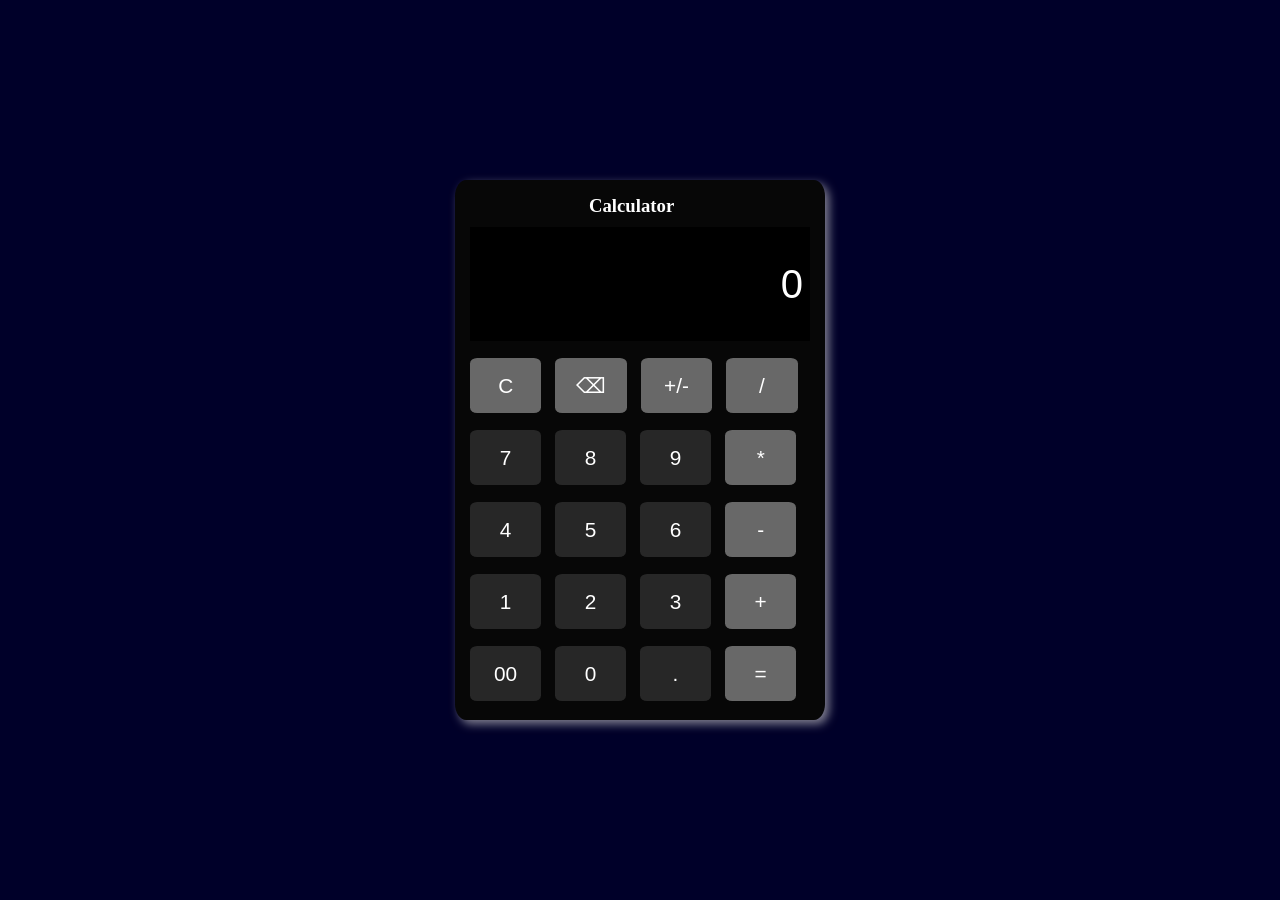
<file: WebDev/Level2/Task1-Calculator/index.html>
<!DOCTYPE html>
<html lang="en">
<head>
    <meta charset="UTF-8">
    <meta name="viewport" content="width=device-width, initial-scale=1.0">
    <link rel="stylesheet" href="https://cdnjs.cloudflare.com/ajax/libs/font-awesome/6.7.2/css/all.min.css" integrity="sha512-Evv84Mr4kqVGRNSgIGL/F/aIDqQb7xQ2vcrdIwxfjThSH8CSR7PBEakCr51Ck+w+/U6swU2Im1vVX0SVk9ABhg==" crossorigin="anonymous" referrerpolicy="no-referrer" />
    <link rel="stylesheet" href="style.css">
    <title>Calculator</title>
</head>
<body>
    <div class="box">
        <div class="head">
            <h3 class="headName">Calculator</h3>
        </div>

        <input id="inputBox" type="text" placeholder="0" readonly>
        
        <div class="btns">
            <button class="btnf">C</button>
            <button class="btnf">⌫</button>
            <button class="btnf">+/-</button>
            <button class="btnf">/</button>
        </div>
        <div class="btns">
            <button class="btn">7</button>
            <button class="btn">8</button>
            <button class="btn">9</button>
            <button class="btnf">*</button>
        </div>
        <div class="btns">
            <button class="btn">4</button>
            <button class="btn">5</button>
            <button class="btn">6</button>
            <button class="btnf">-</button>
        </div>
        <div class="btns">
            <button class="btn">1</button>
            <button class="btn">2</button>
            <button class="btn">3</button>
            <button class="btnf">+</button>
        </div>
        <div class="btns">
            <button class="btn">00</button>
            <button class="btn">0</button>
            <button class="btn">.</button>
            <button class="btnf">=</button>
        </div>    
    </div>
    <script src="script.js"></script>
</body>
</html>
</file>
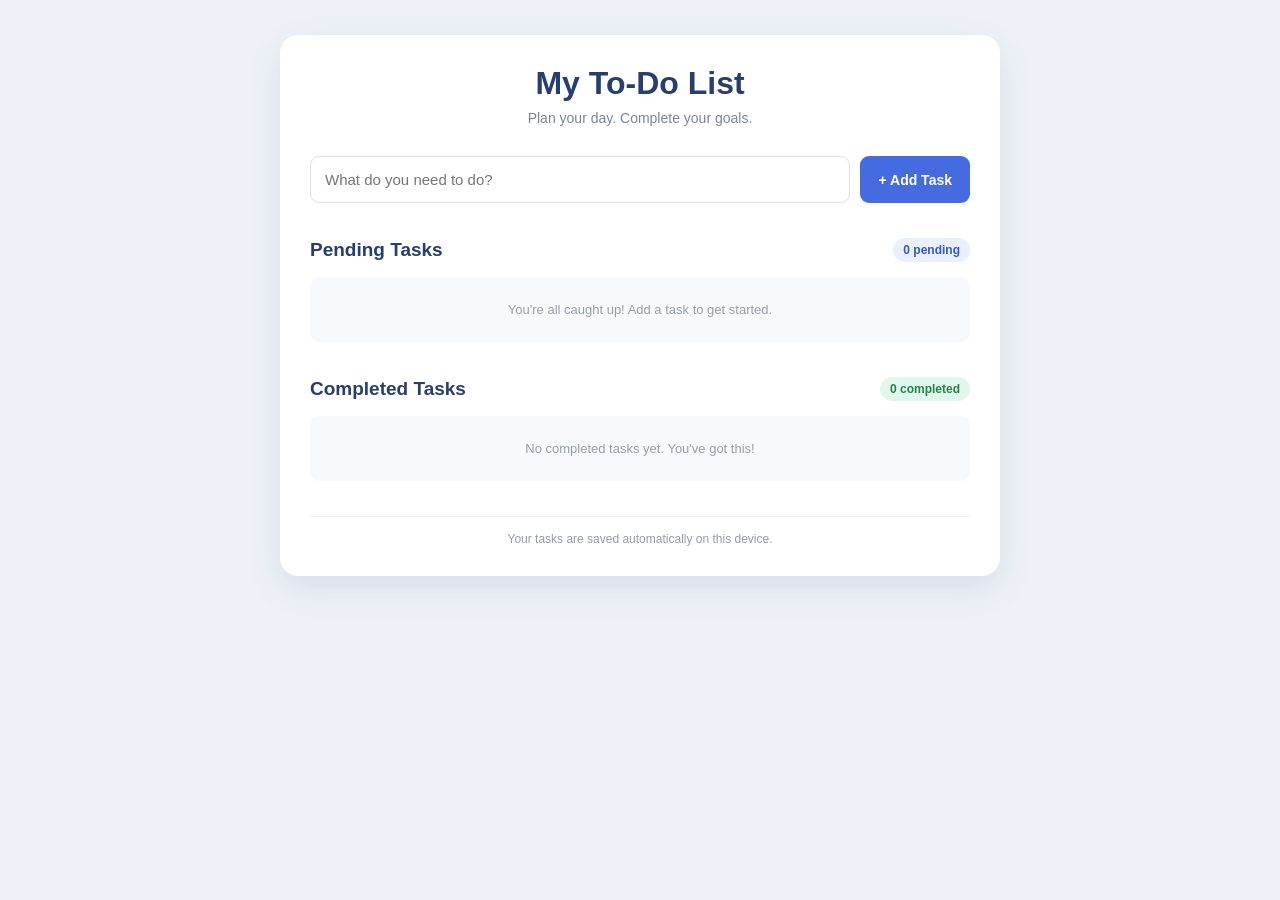
<file: WebDev/Level2/Task3-To-Do Web App/index.html>
<!DOCTYPE html>
<html lang="en">
<head>
    <meta charset="UTF-8">
    <meta name="viewport" content="width=device-width, initial-scale=1.0">
    <title>My To-Do List</title>
    <link rel="stylesheet" href="style.css">
    <script src="script.js" defer></script>
</head>
<body>

    <main class="app">
        <header class="header">
            <h1>My To-Do List</h1>
            <p>Plan your day. Complete your goals.</p>
        </header>

        <form id="taskForm" class="task-form">
            <input type="text" id="taskInput" placeholder="What do you need to do?" maxlength="200" autocomplete="off" aria-label="New task" required>
            <button type="submit" class="add-btn">+ Add Task</button>
        </form>

        <section class="task-section">
            <div class="section-heading">
                <h2>Pending Tasks</h2>
                <span id="pendingCount" class="count">0 pending</span>
            </div>

            <ul id="pendingList" class="task-list"></ul>
            <p id="pendingEmpty" class="empty-state">
                You're all caught up! Add a task to get started.
            </p>
        </section>

        <section class="task-section completed-section">
            <div class="section-heading">
                <h2>Completed Tasks</h2>
                <span id="completedCount" class="count completed-count">
                    0 completed
                </span>
            </div>

            <ul id="completedList" class="task-list"></ul>
            <p id="completedEmpty" class="empty-state">
                No completed tasks yet. You've got this!
            </p>
        </section>

        <footer>
            Your tasks are saved automatically on this device.
        </footer>
    </main>

</body>
</html>
</file>
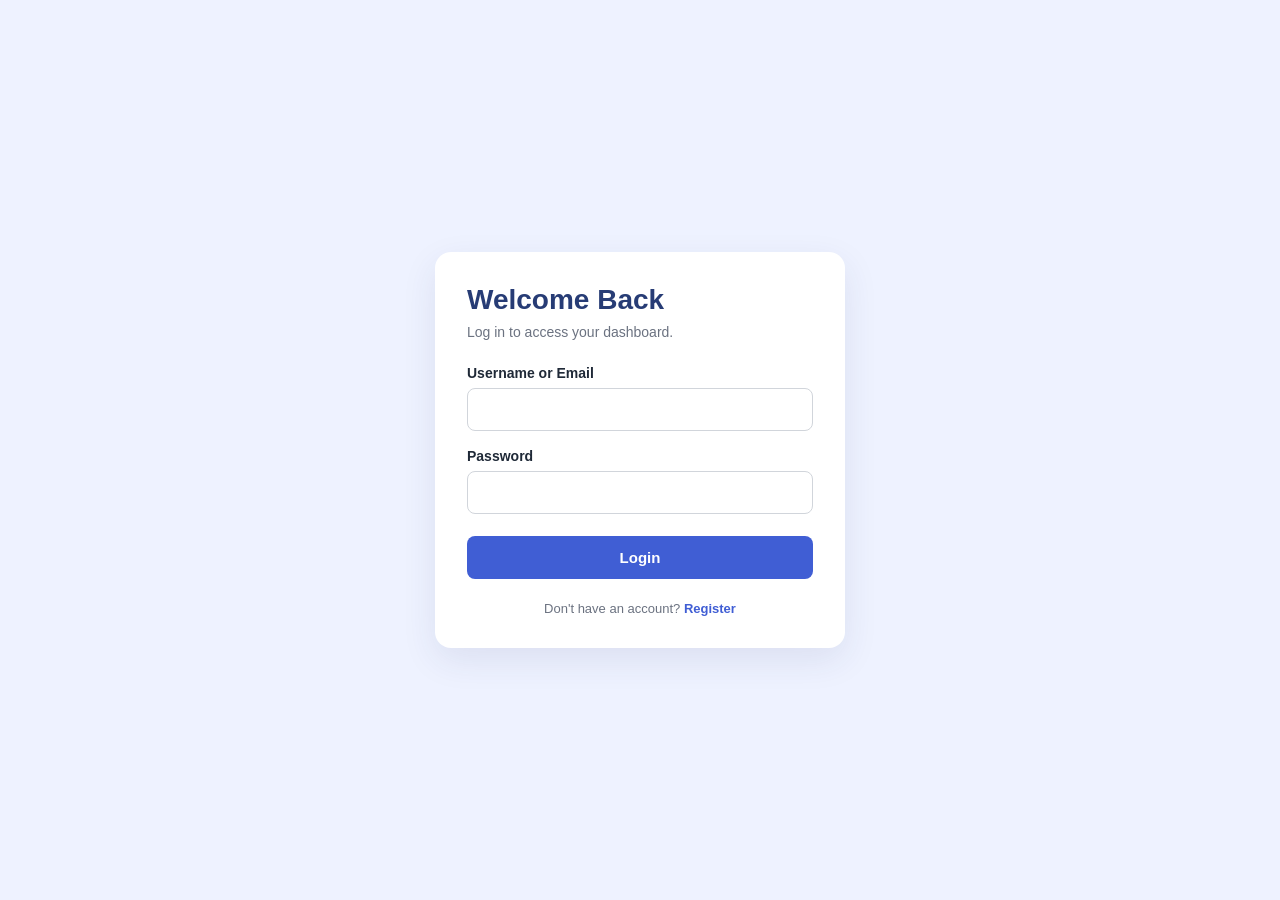
<file: WebDev/Level2/Task4-Login Authentication System/dashboard.html>
<!DOCTYPE html>
<html lang="en">
<head>
    <meta charset="UTF-8">
    <meta name="viewport" content="width=device-width, initial-scale=1.0">
    <title>Dashboard</title>
    <link rel="stylesheet" href="style.css">
    <script src="auth.js" defer></script>
</head>
<body>
    <main class="auth-card dashboard">
        <h1>Dashboard</h1>
        <p class="subtitle">You have successfully logged in.</p>

        <div class="welcome-box">
            <h2 id="welcomeMessage">Welcome!</h2>
            <p>This is your protected dashboard demo.</p>
        </div>

        <button id="logoutButton" type="button">Logout</button>
    </main>
</body>
</html>
</file>
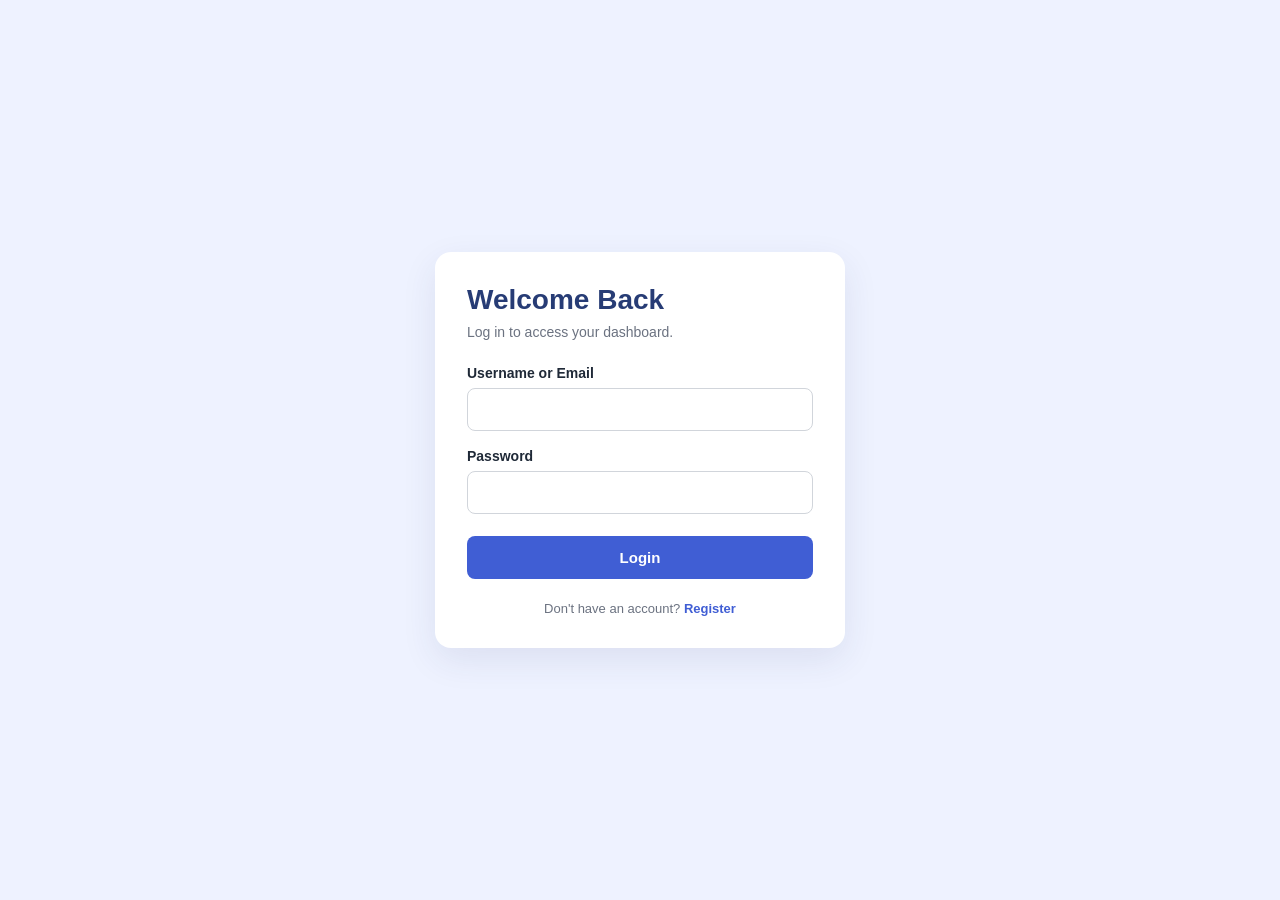
<file: WebDev/Level2/Task4-Login Authentication System/login.html>
<!DOCTYPE html>
<html lang="en">
<head>
    <meta charset="UTF-8">
    <meta name="viewport" content="width=device-width, initial-scale=1.0">
    <title>Login</title>
    <link rel="stylesheet" href="style.css">
    <script src="auth.js" defer></script>
</head>
<body>
    <main class="auth-card">
        <h1>Welcome Back</h1>
        <p class="subtitle">Log in to access your dashboard.</p>

        <form id="loginForm">
            <label for="identity">Username or Email</label>
            <input id="identity" name="identity" required
                   autocomplete="username">

            <label for="password">Password</label>
            <input id="password" name="password" type="password"
                   required autocomplete="current-password">

            <button type="submit">Login</button>
            <p id="message" class="message" role="alert"></p>
        </form>

        <p class="switch-page">
            Don't have an account? <a href="register.html">Register</a>
        </p>
    </main>
</body>
</html>
</file>
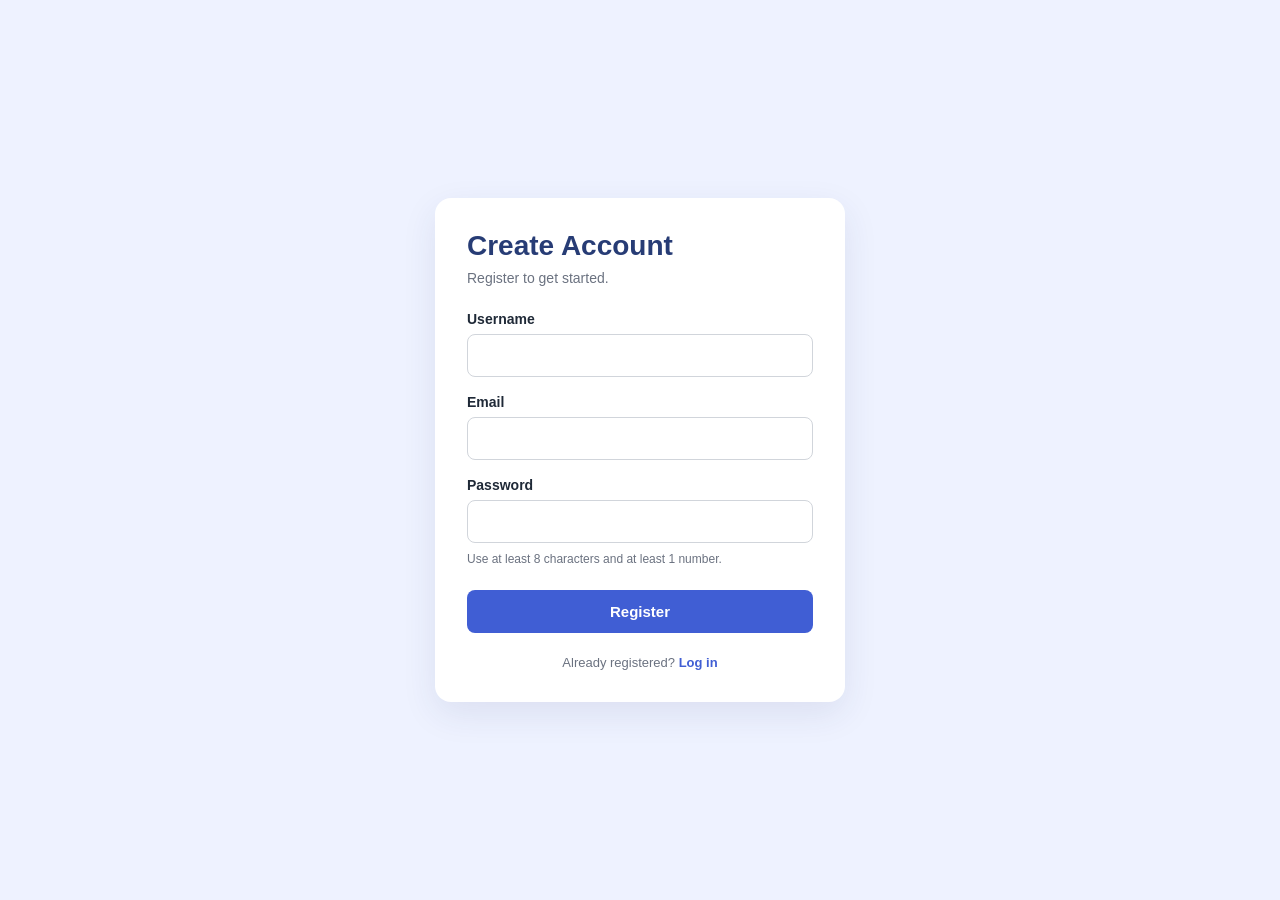
<file: WebDev/Level2/Task4-Login Authentication System/register.html>
<!DOCTYPE html>
<html lang="en">
<head>
    <meta charset="UTF-8">
    <meta name="viewport" content="width=device-width, initial-scale=1.0">
    <title>Create Account</title>
    <link rel="stylesheet" href="style.css">
    <script src="auth.js" defer></script>
</head>
<body>
    <main class="auth-card">
        <h1>Create Account</h1>
        <p class="subtitle">Register to get started.</p>

        <form id="registerForm">
            <label for="username">Username</label>
            <input id="username" name="username" required
                   minlength="3" maxlength="30" autocomplete="username">

            <label for="email">Email</label>
            <input id="email" name="email" type="email"
                   required autocomplete="email">

            <label for="password">Password</label>
            <input id="password" name="password" type="password"
                   required minlength="8" autocomplete="new-password">

            <p class="hint">Use at least 8 characters and at least 1 number.</p>

            <button type="submit">Register</button>
            <p id="message" class="message" role="status"></p>
        </form>

        <p class="switch-page">
            Already registered? <a href="login.html">Log in</a>
        </p>
    </main>
</body>
</html>
</file>
<file: WebDev/Level2/Task1-Calculator/style.css>
*{
    padding: 0px;
    margin: 0px;
}

body{
    background-color: rgb(0, 0, 41);
    display: flex;
    justify-content: center;
    align-items: center;
    height: 100vh;
}

.box{
    background-color: rgb(7, 7, 7);
    height:510px;
    width: 340px;
    border-radius: 3%;
    padding: 15px;
    box-shadow: 4px 4px 10px rgba(221, 219, 219, 0.582);
}

.headName{
    color: white;
    margin-left: 35%;
    padding-bottom: 10px;
}

input{
    color: white;
    height: 100px;
    width: 326px;
    font-size: 40px;
    background: black;
    border: none;
    cursor: pointer;
    padding: 7px;
    text-align: right;
}

input:focus{
    outline: none;
}

.btn{
    margin: 17px 10px 0px 0px;
    height: 55px;
    width: 71px;
    border-radius: 10%;
    border : none;
    font-size: 130%;
    background-color: rgb(39, 39, 39);
    color: white;
    cursor: pointer;
}

.btnf{
    margin: 17px 10px 0px 0px;
    height: 55px;
    width: 21%;
    border-radius: 10%;
    border : none;
    font-size: 130%;
    background-color: rgb(104, 104, 104);
    color: white;
    cursor: pointer;
}

.btn:hover, .btnf:hover{
    border: 1px solid black;
}
</file>
<file: WebDev/Level2/Task3-To-Do Web App/style.css>
* {
    margin: 0;
    padding: 0;
    box-sizing: border-box;
}

body {
    min-height: 100vh;
    padding: 35px 15px;
    background: #eef2f8;
    font-family: Arial, sans-serif;
    color: #253047;
}

.app {
    max-width: 720px;
    margin: auto;
    padding: 30px;
    background: #ffffff;
    border-radius: 18px;
    box-shadow: 0 12px 35px rgba(31, 48, 78, 0.10);
}

.header {
    text-align: center;
    margin-bottom: 30px;
}

.header h1 {
    font-size: 32px;
    color: #263e70;
    margin-bottom: 8px;
}

.header p {
    color: #7b8496;
    font-size: 14px;
}

.task-form {
    display: flex;
    gap: 10px;
    margin-bottom: 35px;
}

.task-form input {
    flex: 1;
    min-width: 0;
    padding: 14px;
    border: 1px solid #dce2ec;
    border-radius: 9px;
    font-size: 15px;
    outline: none;
}

.task-form input:focus {
    border-color: #456be0;
    box-shadow: 0 0 0 3px #456be01a;
}

button {
    cursor: pointer;
    border: none;
    font-weight: 600;
    transition: 0.2s;
}

.add-btn {
    padding: 0 18px;
    background: #456be0;
    color: white;
    border-radius: 9px;
    font-size: 14px;
}

.add-btn:hover {
    background: #3154c2;
}

.task-section {
    margin-bottom: 35px;
}

.section-heading {
    display: flex;
    justify-content: space-between;
    align-items: center;
    gap: 12px;
    margin-bottom: 15px;
}

.section-heading h2 {
    font-size: 19px;
    color: #263e70;
}

.count {
    padding: 5px 10px;
    border-radius: 20px;
    background: #eaf0ff;
    color: #3559c7;
    font-size: 12px;
    font-weight: 600;
    white-space: nowrap;
}

.completed-count {
    background: #e1f7eb;
    color: #21844e;
}

.task-list {
    list-style: none;
}

.task-item {
    display: flex;
    align-items: center;
    gap: 12px;
    padding: 15px 0;
    border-bottom: 1px solid #edf0f5;
}

.task-info {
    flex: 1;
    min-width: 0;
}

.task-text {
    display: block;
    overflow-wrap: anywhere;
    font-size: 15px;
    line-height: 1.5;
}

.task-time {
    display: block;
    margin-top: 5px;
    color: #929bad;
    font-size: 11px;
}

.task-actions {
    display: flex;
    flex-wrap: wrap;
    gap: 6px;
}

.task-actions button {
    padding: 7px 9px;
    border-radius: 6px;
    font-size: 11px;
}

.complete-btn {
    background: #e1f7eb;
    color: #21844e;
}

.edit-btn {
    background: #fff3d8;
    color: #97650b;
}

.delete-btn {
    background: #ffe7e7;
    color: #c03939;
}

.task-actions button:hover {
    filter: brightness(0.96);
    transform: translateY(-1px);
}

.completed-section .task-text {
    color: #8c95a5;
    text-decoration: line-through;
}

.empty-state {
    padding: 25px 12px;
    text-align: center;
    color: #969eac;
    background: #f8f9fc;
    border-radius: 9px;
    font-size: 13px;
}

footer {
    text-align: center;
    padding-top: 15px;
    border-top: 1px solid #edf0f5;
    color: #929bad;
    font-size: 12px;
}

@media (max-width: 560px) {
    body {
        padding: 15px 10px;
    }

    .app {
        padding: 22px 15px;
    }

    .header h1 {
        font-size: 26px;
    }

    .task-form {
        flex-direction: column;
    }

    .task-form input,
    .add-btn {
        min-height: 46px;
    }

    .section-heading h2 {
        font-size: 17px;
    }

    .task-item {
        align-items: flex-start;
        flex-wrap: wrap;
    }

    .task-info {
        flex-basis: calc(100% - 30px);
    }

    .task-actions {
        width: 100%;
        padding-left: 30px;
    }
}


.edit-input {
    display: block;
    width: 100%;
    padding: 8px;
    border: 1px solid #456be0;
    border-radius: 6px;
    font-size: 14px;
    outline: none;
}

.edit-input:focus {
    box-shadow: 0 0 0 3px #456be01a;
}
</file>
<file: WebDev/Level2/Task4-Login Authentication System/style.css>
* {
    box-sizing: border-box;
    margin: 0;
    padding: 0;
}

body {
    min-height: 100vh;
    padding: 20px;
    display: flex;
    justify-content: center;
    align-items: center;
    background: #eef2ff;
    font-family: Arial, sans-serif;
    color: #1f2937;
}

.auth-card {
    width: 100%;
    max-width: 410px;
    padding: 32px;
    background: white;
    border-radius: 16px;
    box-shadow: 0 12px 35px #27376b18;
}

h1 {
    font-size: 28px;
    color: #273c75;
    margin-bottom: 8px;
}

.subtitle {
    font-size: 14px;
    color: #6b7280;
    margin-bottom: 25px;
}

form label {
    display: block;
    font-size: 14px;
    font-weight: 600;
    margin: 17px 0 7px;
}

form input {
    display: block;
    width: 100%;
    padding: 12px;
    border: 1px solid #d1d5db;
    border-radius: 8px;
    font-size: 15px;
    outline: none;
}

form input:focus {
    border-color: #526de0;
    box-shadow: 0 0 0 3px #526de01a;
}

.hint {
    margin-top: 7px;
    color: #6b7280;
    font-size: 12px;
    line-height: 1.5;
}

button {
    width: 100%;
    margin-top: 22px;
    padding: 13px;
    border: none;
    border-radius: 8px;
    background: #405ed4;
    color: white;
    font-size: 15px;
    font-weight: 600;
    cursor: pointer;
}

button:hover {
    background: #3049b0;
}

.message {
    margin-top: 14px;
    font-size: 13px;
    line-height: 1.5;
}

.message.error {
    color: #c62828;
}

.message.success {
    color: #168044;
}

.switch-page {
    margin-top: 22px;
    text-align: center;
    font-size: 13px;
    color: #6b7280;
}

a {
    color: #405ed4;
    font-weight: 600;
    text-decoration: none;
}

a:hover {
    text-decoration: underline;
}

.welcome-box {
    padding: 20px;
    margin-top: 20px;
    border-radius: 10px;
    background: #eef2ff;
}

.welcome-box h2 {
    color: #273c75;
    font-size: 20px;
    margin-bottom: 10px;
}

.welcome-box p {
    font-size: 14px;
    line-height: 1.6;
    color: #4b5563;
}

@media (max-width: 480px) {
    .auth-card {
        padding: 24px 20px;
    }

    h1 {
        font-size: 25px;
    }
}
</file>
